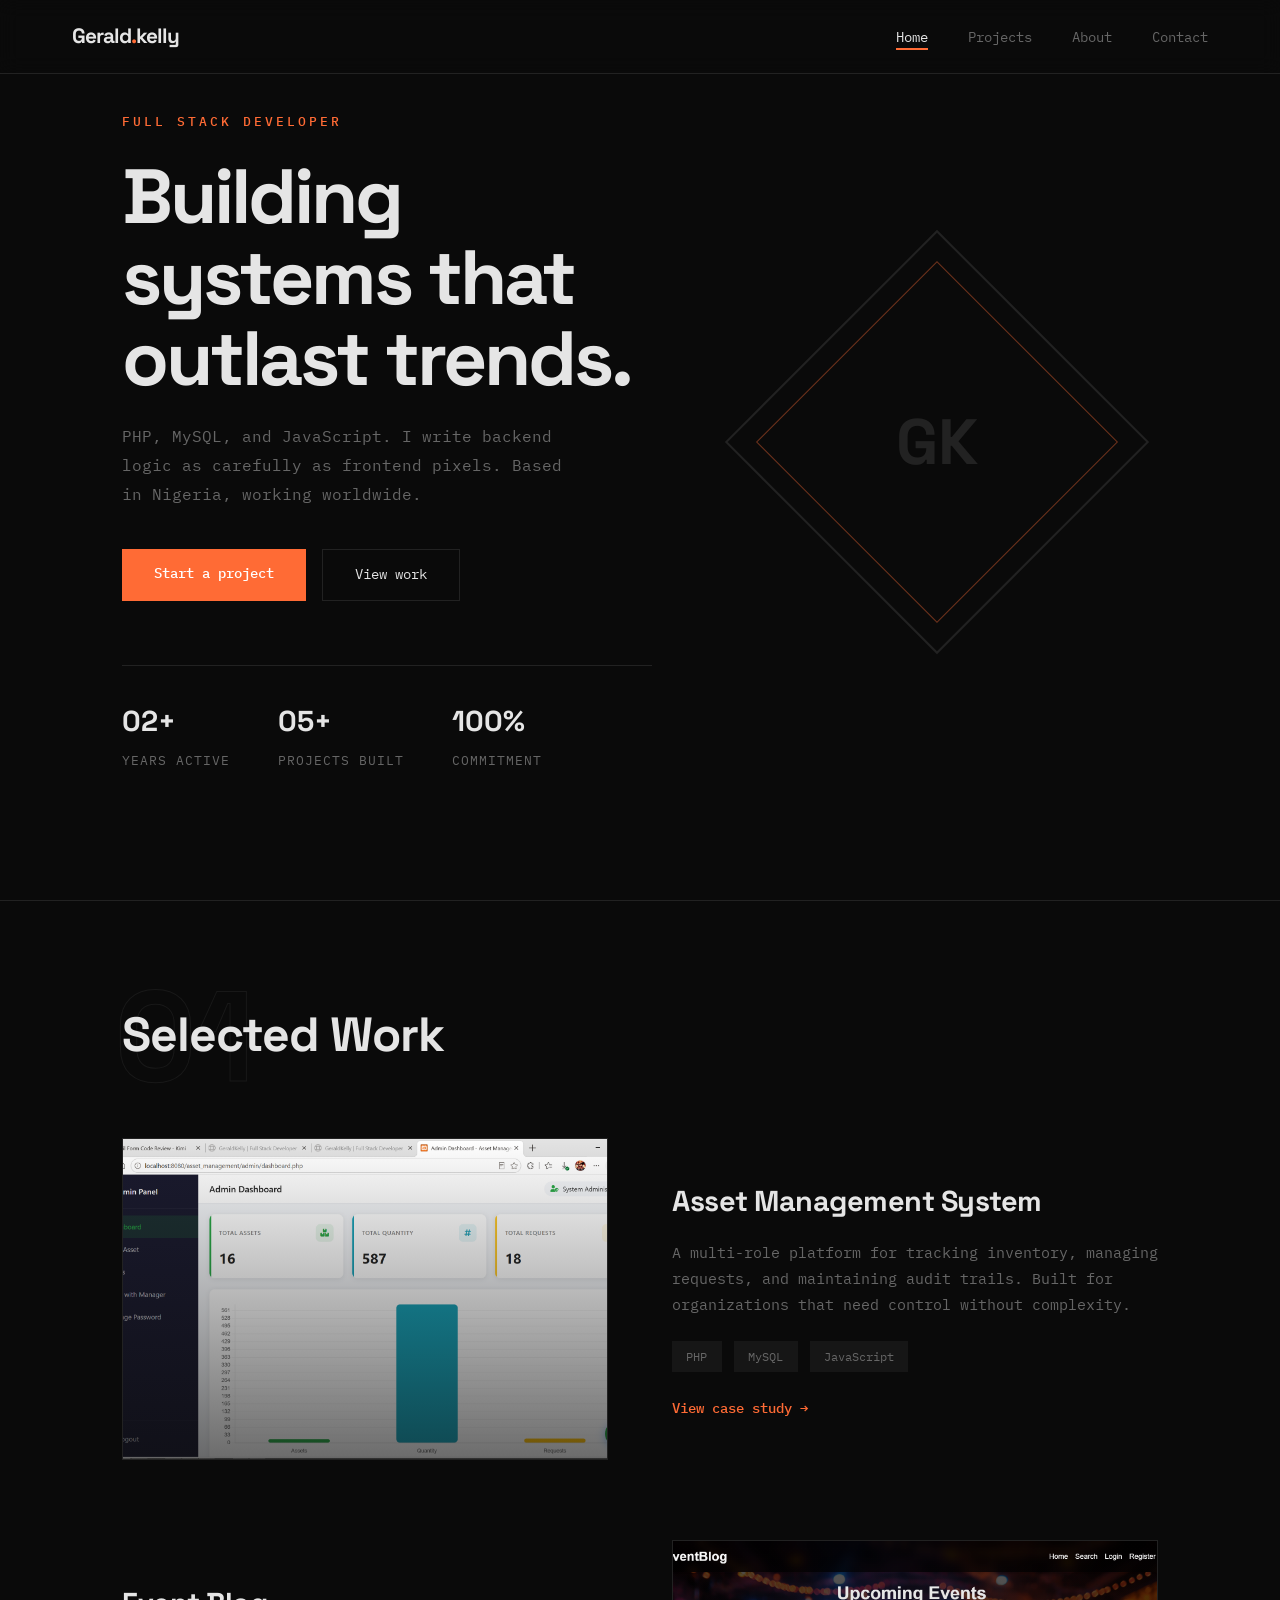
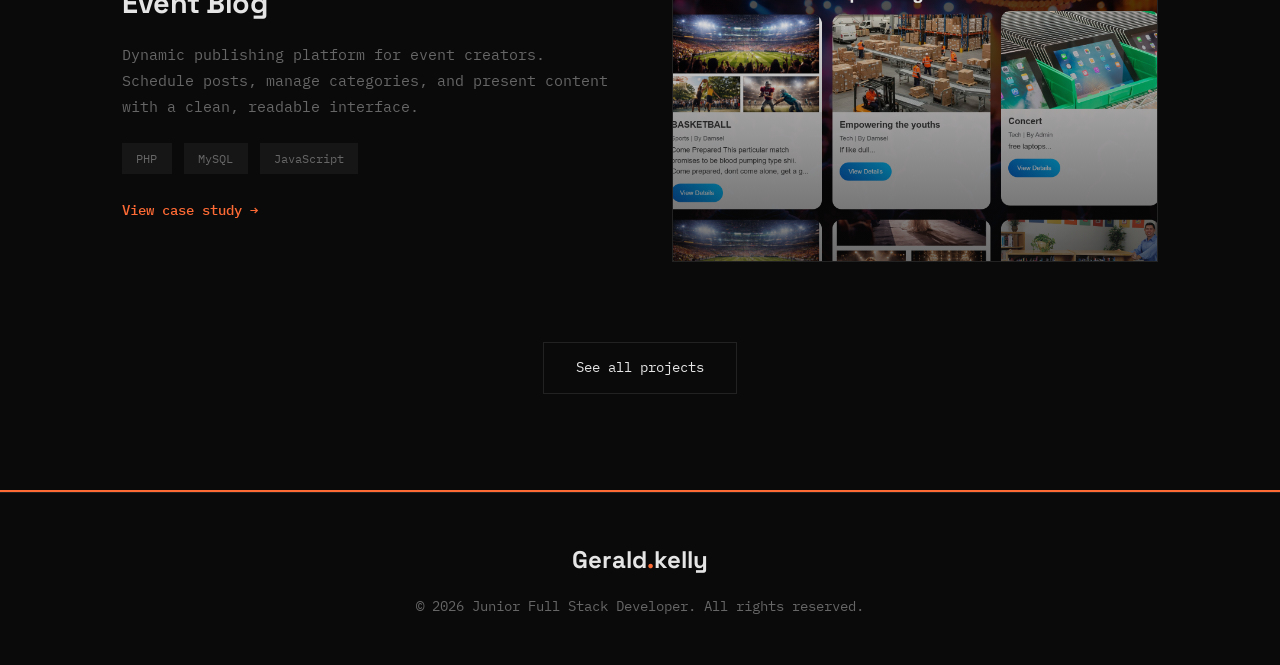
<file: index.html>
<!DOCTYPE html>
<html lang="en">
<head>
    <meta charset="UTF-8">
    <meta name="viewport" content="width=device-width, initial-scale=1.0">
    <title>GeraldKelly — Junior Full Stack Developer</title>
    <link rel="stylesheet" href="css/style.css">
</head>
<body>

<nav>
    <div class="nav-inner">
        <a href="index.html" class="brand">Gerald<em>.</em>kelly</a>
        <button class="menu-toggle" aria-label="menu"><span></span><span></span><span></span></button>
        <ul class="nav-links">
            <li><a href="index.html" class="active">Home</a></li>
            <li><a href="projects.html">Projects</a></li>
            <li><a href="about.html">About</a></li>
            <li><a href="contact.html">Contact</a></li>
        </ul>
    </div>
</nav>

<section class="hero">
    <div class="container hero-grid">
        <div>
            <div class="hero-label">Full Stack Developer</div>
            <h1>Building systems that outlast trends.</h1>
            <p>PHP, MySQL, and JavaScript. I write backend logic as carefully as frontend pixels. Based in Nigeria, working worldwide.</p>
            <div style="display:flex; gap:1rem; flex-wrap:wrap;">
                <a href="contact.html" class="btn-primary">Start a project</a>
                <a href="projects.html" class="btn-ghost">View work</a>
            </div>
            <div class="hero-meta">
                <div class="meta-item">
                    <h4>02+</h4>
                    <span>Years Active</span>
                </div>
                <div class="meta-item">
                    <h4>05+</h4>
                    <span>Projects Built</span>
                </div>
                <div class="meta-item">
                    <h4>100%</h4>
                    <span>Commitment</span>
                </div>
            </div>
        </div>
        <div class="hero-visual">
            <div class="hero-shape"></div>
        </div>
    </div>
</section>

<hr class="rule">

<section>
    <div class="container">
        <div class="section-header">
            <div class="section-num">01</div>
            <h2 class="section-title">Selected Work</h2>
        </div>

        <div class="project-alt reveal">
            <div class="project-img-wrap">
                <img src="images/Screenshot (90).png" alt="Asset Management System">
            </div>
            <div class="project-info">
                <h3>Asset Management System</h3>
                <p>A multi-role platform for tracking inventory, managing requests, and maintaining audit trails. Built for organizations that need control without complexity.</p>
                <div class="project-tags">
                    <span>PHP</span>
                    <span>MySQL</span>
                    <span>JavaScript</span>
                </div>
                <a href="#" class="project-link">View case study →</a>
            </div>
        </div>

        <div class="project-alt reverse reveal">
            <div class="project-img-wrap">
                <img src="images/Screenshot (18).png" alt="Event Blog">
            </div>
            <div class="project-info">
                <h3>Event Blog</h3>
                <p>Dynamic publishing platform for event creators. Schedule posts, manage categories, and present content with a clean, readable interface.</p>
                <div class="project-tags">
                    <span>PHP</span>
                    <span>MySQL</span>
                    <span>JavaScript</span>
                </div>
                <a href="#" class="project-link">View case study →</a>
            </div>
        </div>

        <div style="text-align:center; margin-top:3rem;">
            <a href="projects.html" class="btn-ghost">See all projects</a>
        </div>
    </div>
</section>

<hr class="rule-accent">

<footer>
    <div class="footer-brand">Gerald<em>.</em>kelly</div>
    <p>© 2026 Junior Full Stack Developer. All rights reserved.</p>
</footer>

<script src="js/script.js"></script>
</body>
</html>
</file>
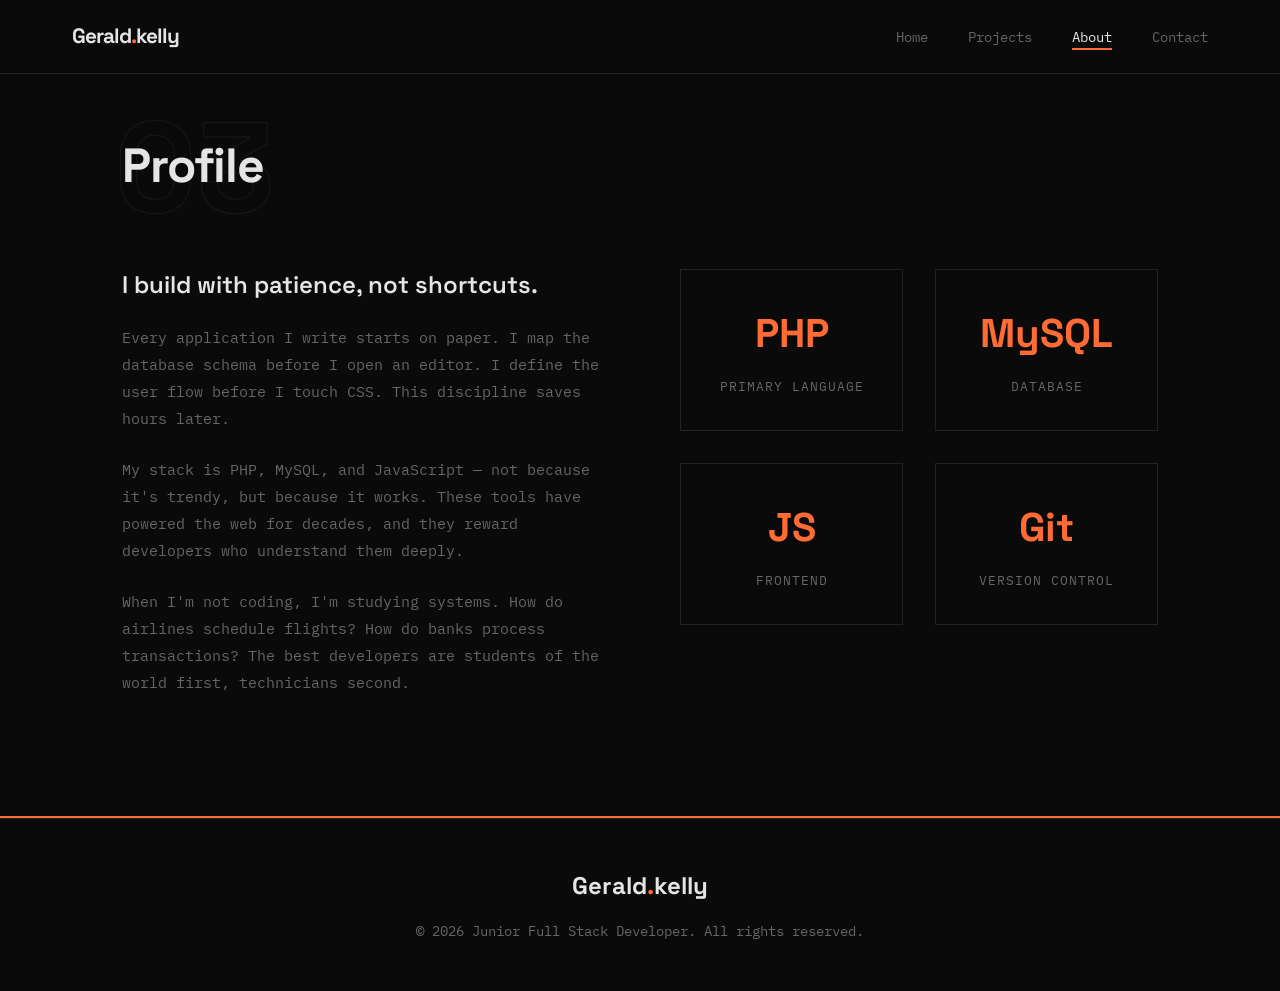
<file: about.html>
<!DOCTYPE html>
<html lang="en">
<head>
    <meta charset="UTF-8">
    <meta name="viewport" content="width=device-width, initial-scale=1.0">
    <title>About | GeraldKelly</title>
    <link rel="stylesheet" href="css/style.css">
</head>
<body>

<nav>
    <div class="nav-inner">
        <a href="index.html" class="brand">Gerald<em>.</em>kelly</a>
        <button class="menu-toggle" aria-label="menu"><span></span><span></span><span></span></button>
        <ul class="nav-links">
            <li><a href="index.html">Home</a></li>
            <li><a href="projects.html">Projects</a></li>
            <li><a href="about.html" class="active">About</a></li>
            <li><a href="contact.html">Contact</a></li>
        </ul>
    </div>
</nav>

<section style="padding-top:8rem;">
    <div class="container">
        <div class="section-header">
            <div class="section-num">03</div>
            <h2 class="section-title">Profile</h2>
        </div>

        <div class="about-grid reveal">
            <div class="about-text">
                <h3>I build with patience, not shortcuts.</h3>
                <p>Every application I write starts on paper. I map the database schema before I open an editor. I define the user flow before I touch CSS. This discipline saves hours later.</p>
                <p>My stack is PHP, MySQL, and JavaScript — not because it's trendy, but because it works. These tools have powered the web for decades, and they reward developers who understand them deeply.</p>
                <p>When I'm not coding, I'm studying systems. How do airlines schedule flights? How do banks process transactions? The best developers are students of the world first, technicians second.</p>
            </div>
            <div class="stats">
                <div class="stat-card reveal">
                    <h4>PHP</h4>
                    <span>Primary Language</span>
                </div>
                <div class="stat-card reveal">
                    <h4>MySQL</h4>
                    <span>Database</span>
                </div>
                <div class="stat-card reveal">
                    <h4>JS</h4>
                    <span>Frontend</span>
                </div>
                <div class="stat-card reveal">
                    <h4>Git</h4>
                    <span>Version Control</span>
                </div>
            </div>
        </div>
    </div>
</section>

<hr class="rule-accent">

<footer>
    <div class="footer-brand">Gerald<em>.</em>kelly</div>
    <p>© 2026 Junior Full Stack Developer. All rights reserved.</p>
</footer>

<script src="js/script.js"></script>
</body>
</html>
</file>
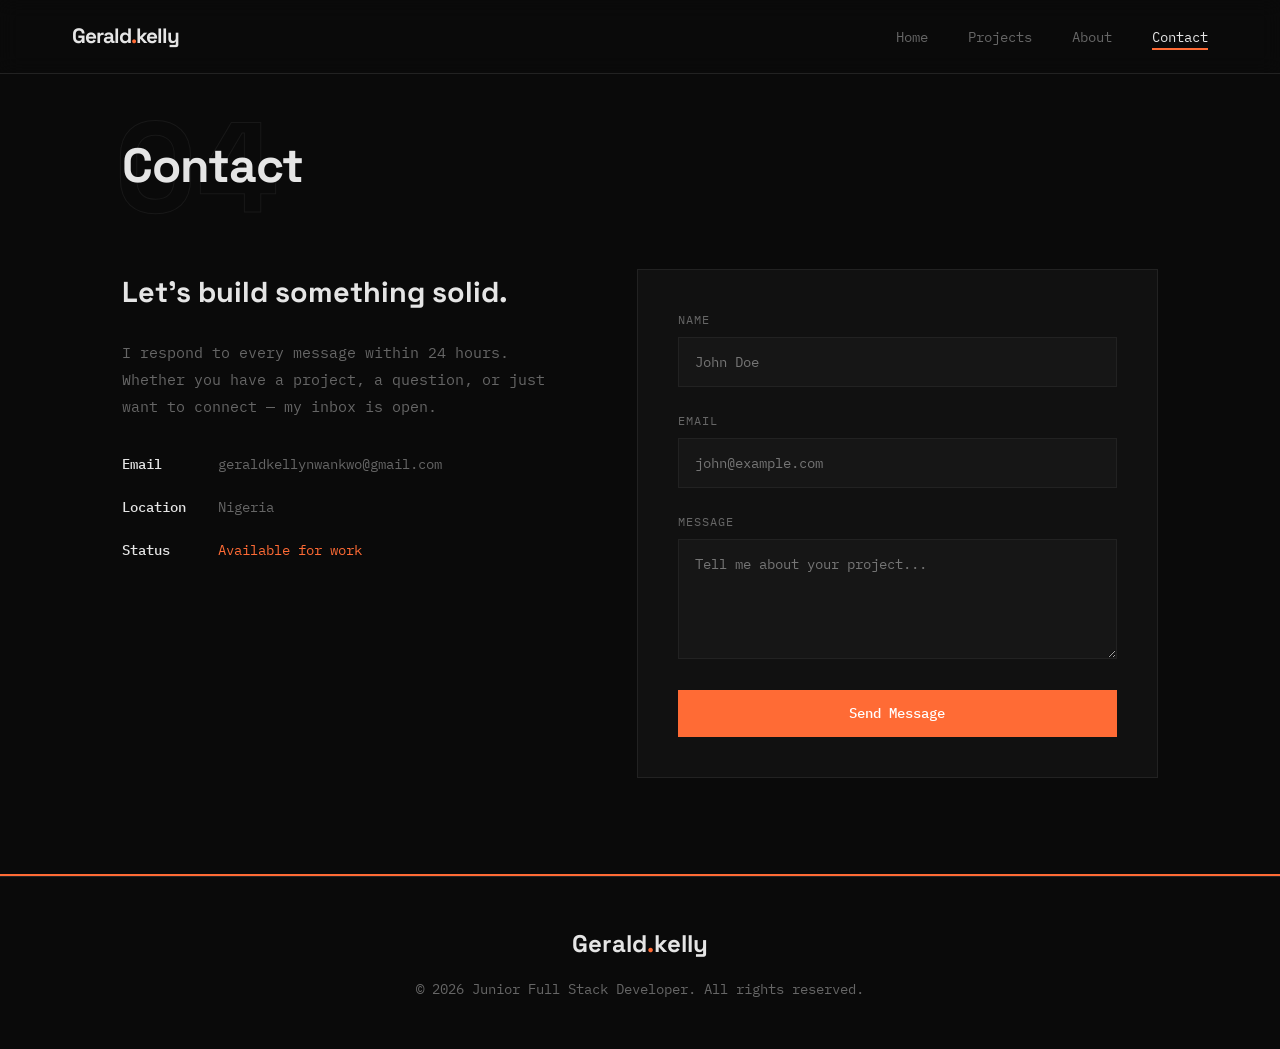
<file: contact.html>
<!DOCTYPE html>
<html lang="en">
<head>
    <meta charset="UTF-8">
    <meta name="viewport" content="width=device-width, initial-scale=1.0">
    <title>Contact | GeraldKelly</title>
    <link rel="stylesheet" href="css/style.css">
</head>
<body>

<nav>
    <div class="nav-inner">
        <a href="index.html" class="brand">Gerald<em>.</em>kelly</a>
        <button class="menu-toggle" aria-label="menu"><span></span><span></span><span></span></button>
        <ul class="nav-links">
            <li><a href="index.html">Home</a></li>
            <li><a href="projects.html">Projects</a></li>
            <li><a href="about.html">About</a></li>
            <li><a href="contact.html" class="active">Contact</a></li>
        </ul>
    </div>
</nav>

<section style="padding-top:8rem;">
    <div class="container">
        <div class="section-header">
            <div class="section-num">04</div>
            <h2 class="section-title">Contact</h2>
        </div>

        <div class="contact-grid reveal">
            <div class="contact-info">
                <h3>Let's build something solid.</h3>
                <p>I respond to every message within 24 hours. Whether you have a project, a question, or just want to connect — my inbox is open.</p>
                <div class="contact-detail">
                    <strong>Email</strong>
                    <span>geraldkellynwankwo@gmail.com</span>
                </div>
                <div class="contact-detail">
                    <strong>Location</strong>
                    <span>Nigeria</span>
                </div>
                <div class="contact-detail">
                    <strong>Status</strong>
                    <span style="color:var(--accent);">Available for work</span>
                </div>
            </div>

            <form id="contactForm" class="contact-form">
                <div class="form-group">
                    <label>Name</label>
                    <input type="text" name="name" placeholder="John Doe" required>
                </div>
                <div class="form-group">
                    <label>Email</label>
                    <input type="email" name="email" placeholder="john@example.com" required>
                </div>
                <div class="form-group">
                    <label>Message</label>
                    <textarea name="message" placeholder="Tell me about your project..." required></textarea>
                </div>
                <button type="submit" class="btn-primary" id="submitBtn" style="width:100%;">Send Message</button>
                <div id="formOk" class="form-msg ok">Message received. I'll be in touch.</div>
                <div id="formErr" class="form-msg err">Something went wrong. Please try again.</div>
            </form>
        </div>
    </div>
</section>

<hr class="rule-accent">

<footer>
    <div class="footer-brand">Gerald<em>.</em>kelly</div>
    <p>© 2026 Junior Full Stack Developer. All rights reserved.</p>
</footer>

<script src="js/script.js"></script>
</body>
</html>
</file>
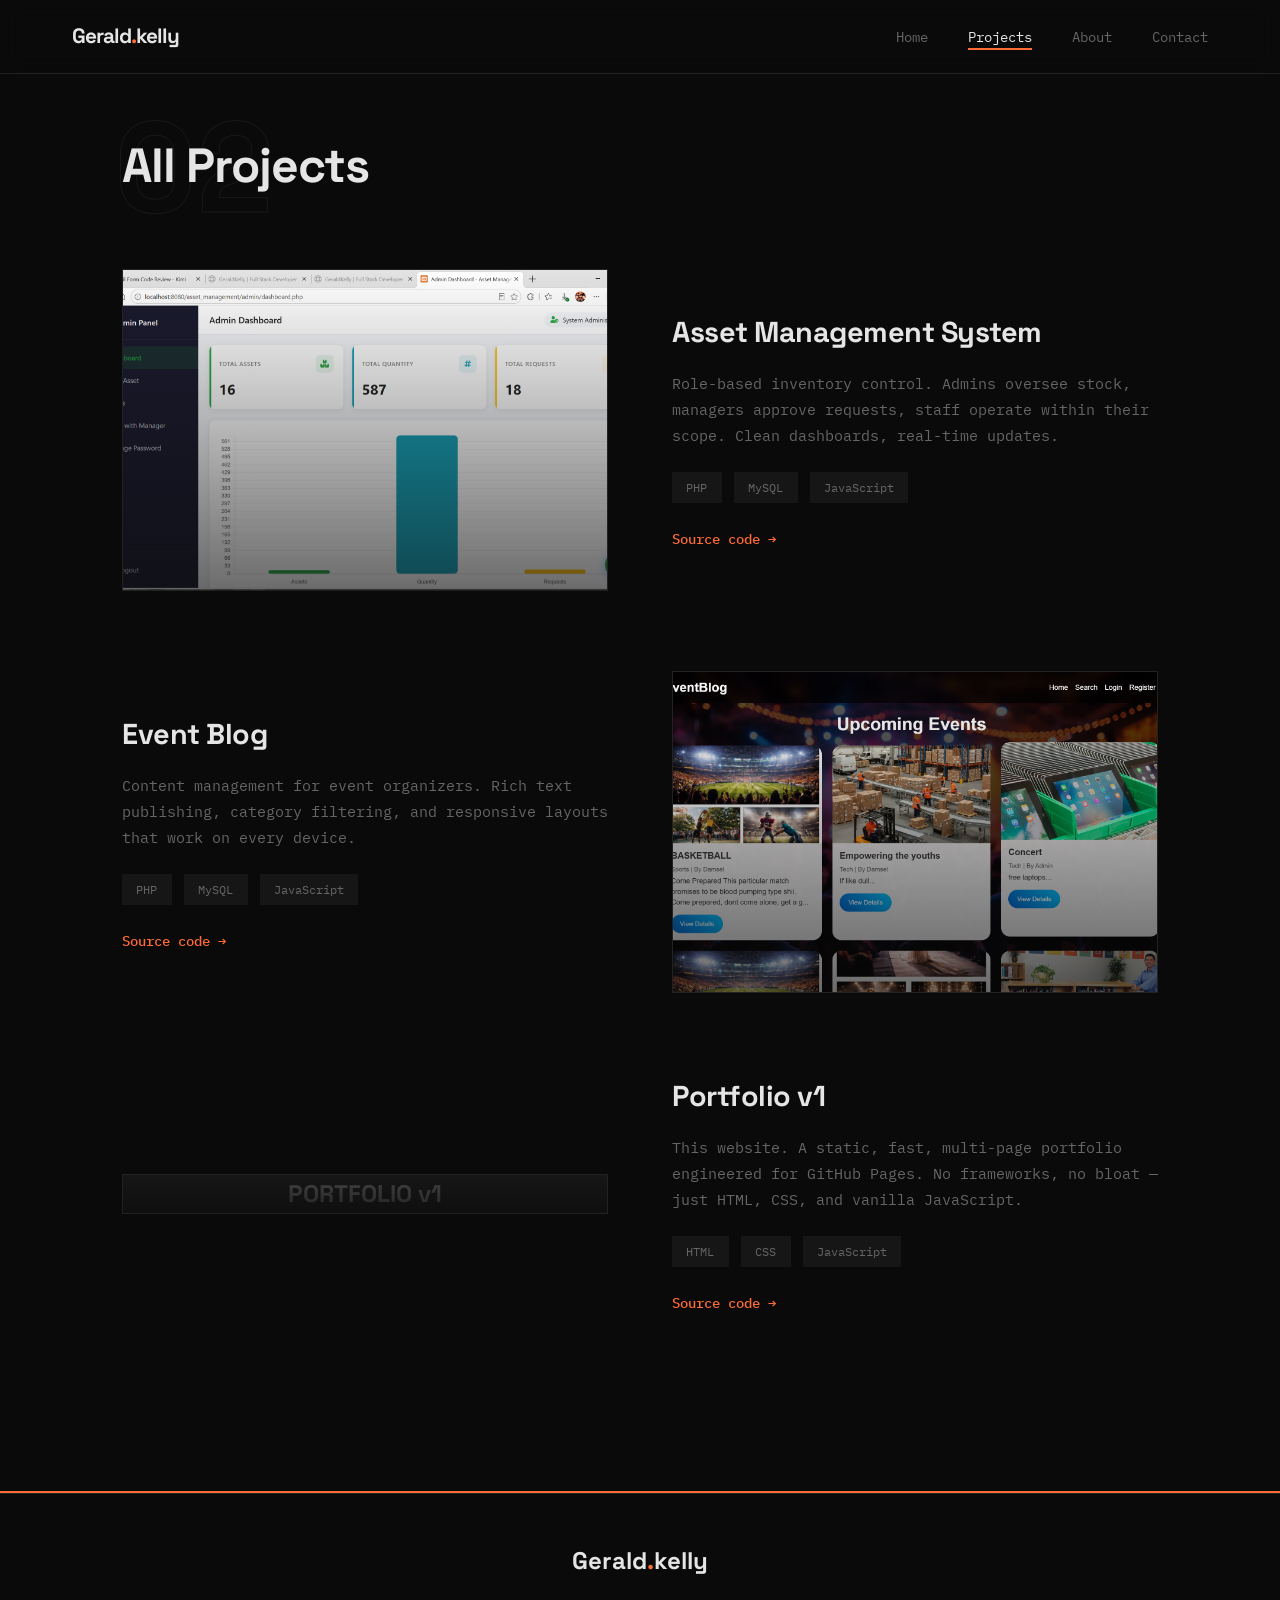
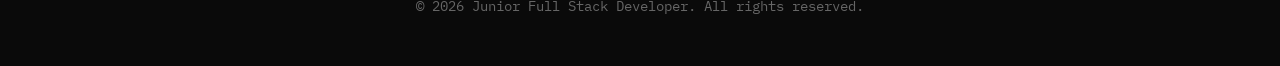
<file: projects.html>
<!DOCTYPE html>
<html lang="en">
<head>
    <meta charset="UTF-8">
    <meta name="viewport" content="width=device-width, initial-scale=1.0">
    <title>Projects | GeraldKelly</title>
    <link rel="stylesheet" href="css/style.css">
</head>
<body>

<nav>
    <div class="nav-inner">
        <a href="index.html" class="brand">Gerald<em>.</em>kelly</a>
        <button class="menu-toggle" aria-label="menu"><span></span><span></span><span></span></button>
        <ul class="nav-links">
            <li><a href="index.html">Home</a></li>
            <li><a href="projects.html" class="active">Projects</a></li>
            <li><a href="about.html">About</a></li>
            <li><a href="contact.html">Contact</a></li>
        </ul>
    </div>
</nav>

<section style="padding-top:8rem;">
    <div class="container">
        <div class="section-header">
            <div class="section-num">02</div>
            <h2 class="section-title">All Projects</h2>
        </div>

        <div class="project-alt reveal">
            <div class="project-img-wrap">
                <img src="images/Screenshot (90).png" alt="Asset Management System">
            </div>
            <div class="project-info">
                <h3>Asset Management System</h3>
                <p>Role-based inventory control. Admins oversee stock, managers approve requests, staff operate within their scope. Clean dashboards, real-time updates.</p>
                <div class="project-tags"><span>PHP</span><span>MySQL</span><span>JavaScript</span></div>
                <a href="#" class="project-link">Source code →</a>
            </div>
        </div>

        <div class="project-alt reverse reveal">
            <div class="project-img-wrap">
                <img src="images/Screenshot (18).png" alt="Event Blog">
            </div>
            <div class="project-info">
                <h3>Event Blog</h3>
                <p>Content management for event organizers. Rich text publishing, category filtering, and responsive layouts that work on every device.</p>
                <div class="project-tags"><span>PHP</span><span>MySQL</span><span>JavaScript</span></div>
                <a href="#" class="project-link">Source code →</a>
            </div>
        </div>

        <div class="project-alt reveal">
            <div class="project-img-wrap" style="background:var(--surface); display:flex; align-items:center; justify-content:center;">
                <span style="color:var(--text-dim); font-family:'Space Grotesk'; font-size:1.5rem; font-weight:700;">PORTFOLIO v1</span>
            </div>
            <div class="project-info">
                <h3>Portfolio v1</h3>
                <p>This website. A static, fast, multi-page portfolio engineered for GitHub Pages. No frameworks, no bloat — just HTML, CSS, and vanilla JavaScript.</p>
                <div class="project-tags"><span>HTML</span><span>CSS</span><span>JavaScript</span></div>
                <a href="#" class="project-link">Source code →</a>
            </div>
        </div>
    </div>
</section>

<hr class="rule-accent">

<footer>
    <div class="footer-brand">Gerald<em>.</em>kelly</div>
    <p>© 2026 Junior Full Stack Developer. All rights reserved.</p>
</footer>

<script src="js/script.js"></script>
</body>
</html>
</file>
<file: css/style.css>
@import url('https://fonts.googleapis.com/css2?family=Space+Grotesk:wght@300;400;500;600;700&family=IBM+Plex+Mono:wght@300;400;500&display=swap');

:root {
    --bg: #0a0a0a;
    --bg-raised: #111111;
    --surface: #161616;
    --text: #e5e5e5;
    --text-muted: #666666;
    --text-dim: #444444;
    --accent: #ff6b35;
    --accent-dim: #c44a1f;
    --border: #222222;
}

* { margin: 0; padding: 0; box-sizing: border-box; }

html { scroll-behavior: smooth; }

body {
    font-family: 'IBM Plex Mono', monospace;
    background: var(--bg);
    color: var(--text);
    line-height: 1.6;
    font-size: 15px;
    overflow-x: hidden;
}

::selection {
    background: var(--accent);
    color: #fff;
}

/* ─── NAV ─── */
nav {
    position: fixed;
    top: 0;
    left: 0;
    right: 0;
    z-index: 100;
    background: rgba(10,10,10,0.9);
    backdrop-filter: blur(10px);
    border-bottom: 1px solid var(--border);
}

.nav-inner {
    max-width: 1200px;
    margin: 0 auto;
    padding: 1.25rem 2rem;
    display: flex;
    justify-content: space-between;
    align-items: center;
}

.brand {
    font-family: 'Space Grotesk', sans-serif;
    font-size: 1.3rem;
    font-weight: 700;
    color: var(--text);
    text-decoration: none;
    letter-spacing: -1px;
}

.brand em {
    color: var(--accent);
    font-style: normal;
}

.nav-links {
    display: flex;
    gap: 2.5rem;
    list-style: none;
}

.nav-links a {
    color: var(--text-muted);
    text-decoration: none;
    font-size: 0.85rem;
    transition: color 0.2s;
    position: relative;
    padding-bottom: 4px;
}

.nav-links a::after {
    content: '';
    position: absolute;
    bottom: 0;
    left: 0;
    width: 0;
    height: 2px;
    background: var(--accent);
    transition: width 0.3s;
}

.nav-links a:hover,
.nav-links a.active {
    color: var(--text);
}

.nav-links a:hover::after,
.nav-links a.active::after {
    width: 100%;
}

.menu-toggle {
    display: none;
    background: none;
    border: none;
    cursor: pointer;
    flex-direction: column;
    gap: 5px;
}

.menu-toggle span {
    display: block;
    width: 24px;
    height: 2px;
    background: var(--text);
}

/* ─── UTILITIES ─── */
.container {
    max-width: 1100px;
    margin: 0 auto;
    padding: 0 2rem;
}

.accent-line {
    width: 60px;
    height: 3px;
    background: var(--accent);
    margin: 1.5rem 0;
}

.rule {
    border: none;
    height: 1px;
    background: var(--border);
    margin: 0;
}

.rule-accent {
    border: none;
    height: 2px;
    background: var(--accent);
    width: 100%;
    margin: 0;
}

/* ─── SECTIONS ─── */
section {
    padding: 6rem 0;
    position: relative;
}

.section-header {
    position: relative;
    margin-bottom: 4rem;
}

.section-num {
    font-family: 'Space Grotesk', sans-serif;
    font-size: clamp(5rem, 12vw, 8rem);
    font-weight: 700;
    color: transparent;
    -webkit-text-stroke: 1px var(--border);
    line-height: 1;
    position: absolute;
    top: -1.5rem;
    left: -0.5rem;
    z-index: 0;
    opacity: 0.6;
}

.section-title {
    font-family: 'Space Grotesk', sans-serif;
    font-size: clamp(2rem, 4vw, 3rem);
    font-weight: 700;
    position: relative;
    z-index: 1;
    letter-spacing: -1px;
}

/* ─── HERO ─── */
.hero {
    min-height: 100vh;
    display: flex;
    align-items: center;
    padding-top: 80px;
}

.hero-grid {
    display: grid;
    grid-template-columns: 1.2fr 1fr;
    gap: 4rem;
    align-items: center;
}

.hero-label {
    font-size: 0.8rem;
    color: var(--accent);
    text-transform: uppercase;
    letter-spacing: 3px;
    margin-bottom: 1.5rem;
    font-weight: 500;
}

.hero h1 {
    font-family: 'Space Grotesk', sans-serif;
    font-size: clamp(3rem, 6vw, 5.5rem);
    font-weight: 700;
    line-height: 1.05;
    letter-spacing: -3px;
    margin-bottom: 1.5rem;
}

.hero p {
    color: var(--text-muted);
    font-size: 1rem;
    max-width: 460px;
    line-height: 1.8;
    margin-bottom: 2.5rem;
}

.btn-primary {
    display: inline-block;
    background: var(--accent);
    color: #fff;
    padding: 0.9rem 2rem;
    text-decoration: none;
    font-size: 0.85rem;
    font-weight: 500;
    transition: transform 0.2s, box-shadow 0.2s;
    border: none;
    cursor: pointer;
    font-family: inherit;
}

.btn-primary:hover {
    transform: translateY(-2px);
    box-shadow: 0 10px 30px rgba(255,107,53,0.25);
}

.btn-ghost {
    display: inline-block;
    color: var(--text);
    padding: 0.9rem 2rem;
    text-decoration: none;
    font-size: 0.85rem;
    border: 1px solid var(--border);
    transition: border-color 0.2s;
    font-family: inherit;
    background: transparent;
    cursor: pointer;
}

.btn-ghost:hover {
    border-color: var(--accent);
    color: var(--accent);
}

.hero-visual {
    position: relative;
    display: flex;
    justify-content: center;
    align-items: center;
}

.hero-shape {
    width: 300px;
    height: 300px;
    border: 2px solid var(--border);
    position: relative;
    transform: rotate(45deg);
}

.hero-shape::before {
    content: '';
    position: absolute;
    inset: 20px;
    border: 1px solid var(--accent);
    opacity: 0.4;
}

.hero-shape::after {
    content: 'GK';
    position: absolute;
    inset: 0;
    display: flex;
    align-items: center;
    justify-content: center;
    font-family: 'Space Grotesk', sans-serif;
    font-size: 4rem;
    font-weight: 700;
    color: var(--border);
    transform: rotate(-45deg);
}

.hero-meta {
    display: flex;
    gap: 3rem;
    margin-top: 4rem;
    padding-top: 2rem;
    border-top: 1px solid var(--border);
}

.meta-item h4 {
    font-family: 'Space Grotesk', sans-serif;
    font-size: 1.8rem;
    font-weight: 700;
    color: var(--text);
    margin-bottom: 0.25rem;
}

.meta-item span {
    font-size: 0.8rem;
    color: var(--text-muted);
    text-transform: uppercase;
    letter-spacing: 1px;
}

/* ─── PROJECTS ─── */
.project-alt {
    display: grid;
    grid-template-columns: 1fr 1fr;
    gap: 4rem;
    align-items: center;
    margin-bottom: 5rem;
}

.project-alt.reverse {
    direction: rtl;
}

.project-alt.reverse > * {
    direction: ltr;
}

.project-img-wrap {
    position: relative;
    overflow: hidden;
    border: 1px solid var(--border);
}

.project-img-wrap img {
    width: 100%;
    height: 320px;
    object-fit: cover;
    display: block;
    transition: transform 0.5s;
}

.project-alt:hover .project-img-wrap img {
    transform: scale(1.03);
}

.project-img-wrap::after {
    content: '';
    position: absolute;
    inset: 0;
    background: linear-gradient(to top, rgba(10,10,10,0.6), transparent);
}

.project-info h3 {
    font-family: 'Space Grotesk', sans-serif;
    font-size: 1.8rem;
    font-weight: 700;
    margin-bottom: 1rem;
    letter-spacing: -0.5px;
}

.project-info p {
    color: var(--text-muted);
    font-size: 0.95rem;
    line-height: 1.7;
    margin-bottom: 1.5rem;
}

.project-tags {
    display: flex;
    gap: 0.75rem;
    margin-bottom: 1.5rem;
    flex-wrap: wrap;
}

.project-tags span {
    background: var(--surface);
    color: var(--text-muted);
    padding: 0.35rem 0.9rem;
    font-size: 0.75rem;
}

.project-link {
    color: var(--accent);
    text-decoration: none;
    font-size: 0.85rem;
    font-weight: 500;
    display: inline-flex;
    align-items: center;
    gap: 0.5rem;
    transition: gap 0.2s;
}

.project-link:hover {
    gap: 1rem;
}

/* ─── ABOUT ─── */
.about-grid {
    display: grid;
    grid-template-columns: 1fr 1fr;
    gap: 5rem;
    align-items: start;
}

.about-text h3 {
    font-family: 'Space Grotesk', sans-serif;
    font-size: 1.5rem;
    font-weight: 600;
    margin-bottom: 1.5rem;
    line-height: 1.3;
}

.about-text p {
    color: var(--text-muted);
    margin-bottom: 1.5rem;
    line-height: 1.8;
}

.stats {
    display: grid;
    grid-template-columns: 1fr 1fr;
    gap: 2rem;
}

.stat-card {
    border: 1px solid var(--border);
    padding: 2rem;
    text-align: center;
    transition: border-color 0.3s;
}

.stat-card:hover {
    border-color: var(--accent);
}

.stat-card h4 {
    font-family: 'Space Grotesk', sans-serif;
    font-size: 2.5rem;
    font-weight: 700;
    color: var(--accent);
    margin-bottom: 0.5rem;
}

.stat-card span {
    font-size: 0.8rem;
    color: var(--text-muted);
    text-transform: uppercase;
    letter-spacing: 1px;
}

/* ─── CONTACT ─── */
.contact-grid {
    display: grid;
    grid-template-columns: 1fr 1.2fr;
    gap: 5rem;
    align-items: start;
}

.contact-info h3 {
    font-family: 'Space Grotesk', sans-serif;
    font-size: 1.8rem;
    font-weight: 700;
    margin-bottom: 1.5rem;
}

.contact-info p {
    color: var(--text-muted);
    margin-bottom: 2rem;
    line-height: 1.8;
}

.contact-detail {
    display: flex;
    align-items: center;
    gap: 1rem;
    margin-bottom: 1.25rem;
    color: var(--text-muted);
    font-size: 0.9rem;
}

.contact-detail strong {
    color: var(--text);
    font-weight: 500;
    min-width: 80px;
}

.contact-form {
    background: var(--bg-raised);
    border: 1px solid var(--border);
    padding: 2.5rem;
}

.form-group {
    margin-bottom: 1.5rem;
}

.form-group label {
    display: block;
    font-size: 0.75rem;
    color: var(--text-muted);
    text-transform: uppercase;
    letter-spacing: 1px;
    margin-bottom: 0.5rem;
}

.form-group input,
.form-group textarea {
    width: 100%;
    background: var(--surface);
    border: 1px solid var(--border);
    padding: 0.9rem 1rem;
    color: var(--text);
    font-family: inherit;
    font-size: 0.9rem;
    outline: none;
    transition: border-color 0.2s;
}

.form-group input:focus,
.form-group textarea:focus {
    border-color: var(--accent);
}

.form-group textarea {
    min-height: 120px;
    resize: vertical;
}

.form-msg {
    margin-top: 1rem;
    padding: 0.75rem;
    font-size: 0.85rem;
    display: none;
}

.form-msg.ok {
    background: rgba(255,107,53,0.1);
    color: var(--accent);
    border: 1px solid var(--accent-dim);
}

.form-msg.err {
    background: rgba(255,50,50,0.05);
    color: #e55;
    border: 1px solid #522;
}

/* ─── FOOTER ─── */
footer {
    border-top: 1px solid var(--border);
    padding: 3rem 2rem;
    text-align: center;
}

.footer-brand {
    font-family: 'Space Grotesk', sans-serif;
    font-size: 1.5rem;
    font-weight: 700;
    margin-bottom: 1rem;
}

.footer-brand em {
    color: var(--accent);
    font-style: normal;
}

footer p {
    color: var(--text-muted);
    font-size: 0.85rem;
}

/* ─── REVEAL ─── */
.reveal {
    opacity: 0;
    transform: translateY(40px);
    transition: all 0.9s cubic-bezier(0.16, 1, 0.3, 1);
}

.reveal.active {
    opacity: 1;
    transform: translateY(0);
}

/* ─── MOBILE ─── */
@media (max-width: 768px) {
    .nav-links {
        display: none;
        position: absolute;
        top: 100%;
        left: 0;
        right: 0;
        background: var(--bg-raised);
        border-bottom: 1px solid var(--border);
        flex-direction: column;
        padding: 2rem;
        gap: 1.5rem;
    }
    .nav-links.active { display: flex; }
    .menu-toggle { display: flex; }

    .hero-grid,
    .project-alt,
    .project-alt.reverse,
    .about-grid,
    .contact-grid {
        grid-template-columns: 1fr;
        gap: 2.5rem;
    }

    .project-alt.reverse { direction: ltr; }
    .project-alt.reverse > * { direction: ltr; }

    .hero-shape { width: 200px; height: 200px; }
    .hero-shape::after { font-size: 2.5rem; }

    section { padding: 4rem 0; }
    .hero-meta { flex-direction: column; gap: 1.5rem; }
    .stats { grid-template-columns: 1fr; }
    .container { padding: 0 1.5rem; }
    .section-num { font-size: 4rem; top: -0.5rem; }
}
</file>
